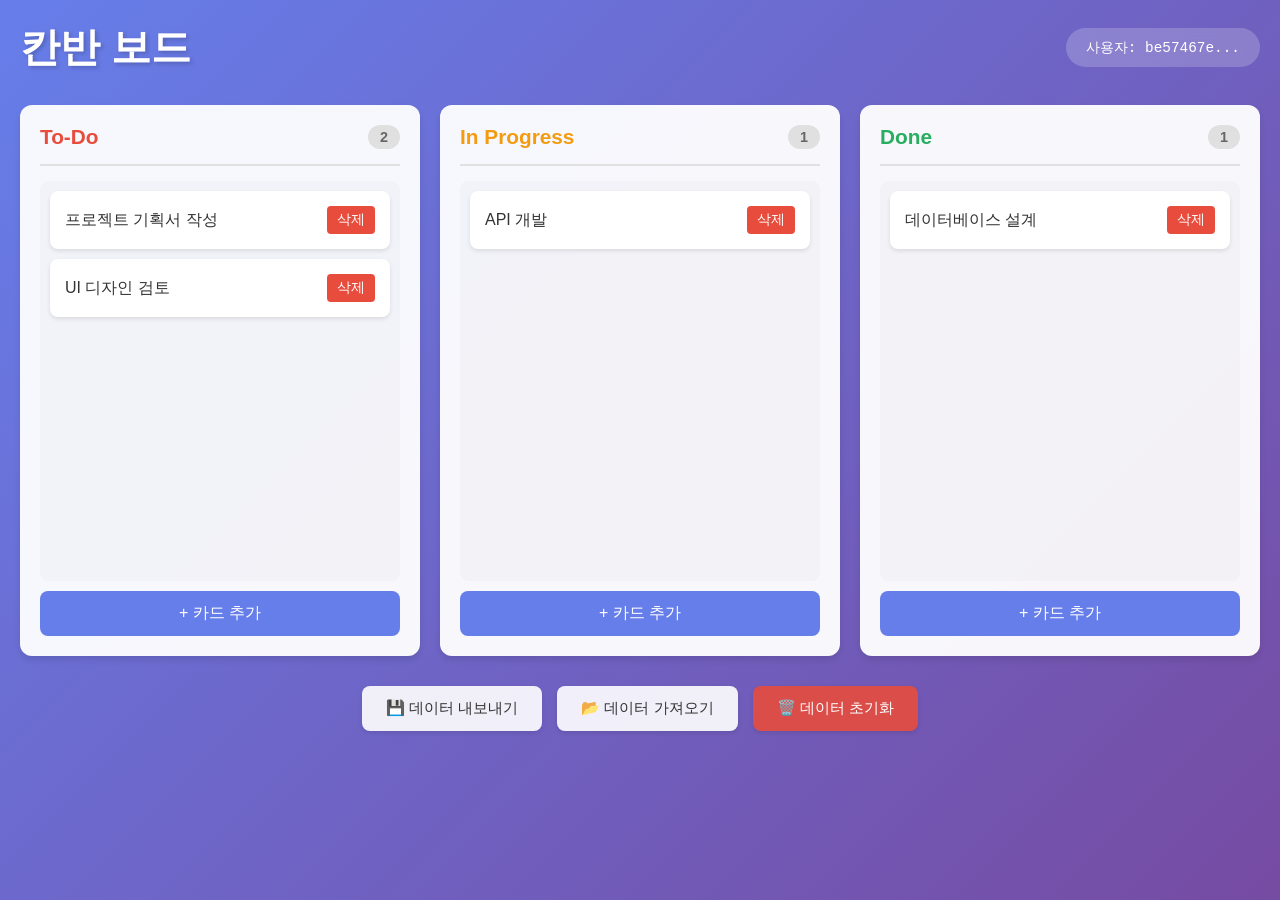
<file: kanban.html>
<!DOCTYPE html>
<html lang="ko">
<head>
    <meta charset="UTF-8">
    <meta name="viewport" content="width=device-width, initial-scale=1.0">
    <title>칸반 보드</title>
    <link rel="stylesheet" href="kanban.css">
</head>
<body>
    <div class="container">
        <div class="header">
            <h1>칸반 보드</h1>
            <div class="user-info">
                <span id="userIdDisplay">사용자: 로딩 중...</span>
            </div>
        </div>

        <div class="kanban-board">
            <div class="column" data-status="todo">
                <div class="column-header">
                    <h2>To-Do</h2>
                    <span class="count">0</span>
                </div>
                <div class="cards-container" id="todo"></div>
                <button class="add-card-btn" data-column="todo">+ 카드 추가</button>
            </div>

            <div class="column" data-status="in-progress">
                <div class="column-header">
                    <h2>In Progress</h2>
                    <span class="count">0</span>
                </div>
                <div class="cards-container" id="in-progress"></div>
                <button class="add-card-btn" data-column="in-progress">+ 카드 추가</button>
            </div>

            <div class="column" data-status="done">
                <div class="column-header">
                    <h2>Done</h2>
                    <span class="count">0</span>
                </div>
                <div class="cards-container" id="done"></div>
                <button class="add-card-btn" data-column="done">+ 카드 추가</button>
            </div>
        </div>

        <div class="footer">
            <button class="footer-btn" id="exportBtn">💾 데이터 내보내기</button>
            <button class="footer-btn" id="importBtn">📂 데이터 가져오기</button>
            <button class="footer-btn danger" id="clearBtn">🗑️ 데이터 초기화</button>
            <input type="file" id="importFile" accept=".json" style="display: none;">
        </div>
    </div>

    <div class="modal" id="cardModal">
        <div class="modal-content">
            <h2>새 카드 추가</h2>
            <input type="text" id="cardTitle" placeholder="카드 제목을 입력하세요" autofocus>
            <div class="modal-buttons">
                <button id="addCardBtn">추가</button>
                <button id="cancelBtn">취소</button>
            </div>
        </div>
    </div>

    <script src="kanban.js"></script>
</body>
</html>
</file>
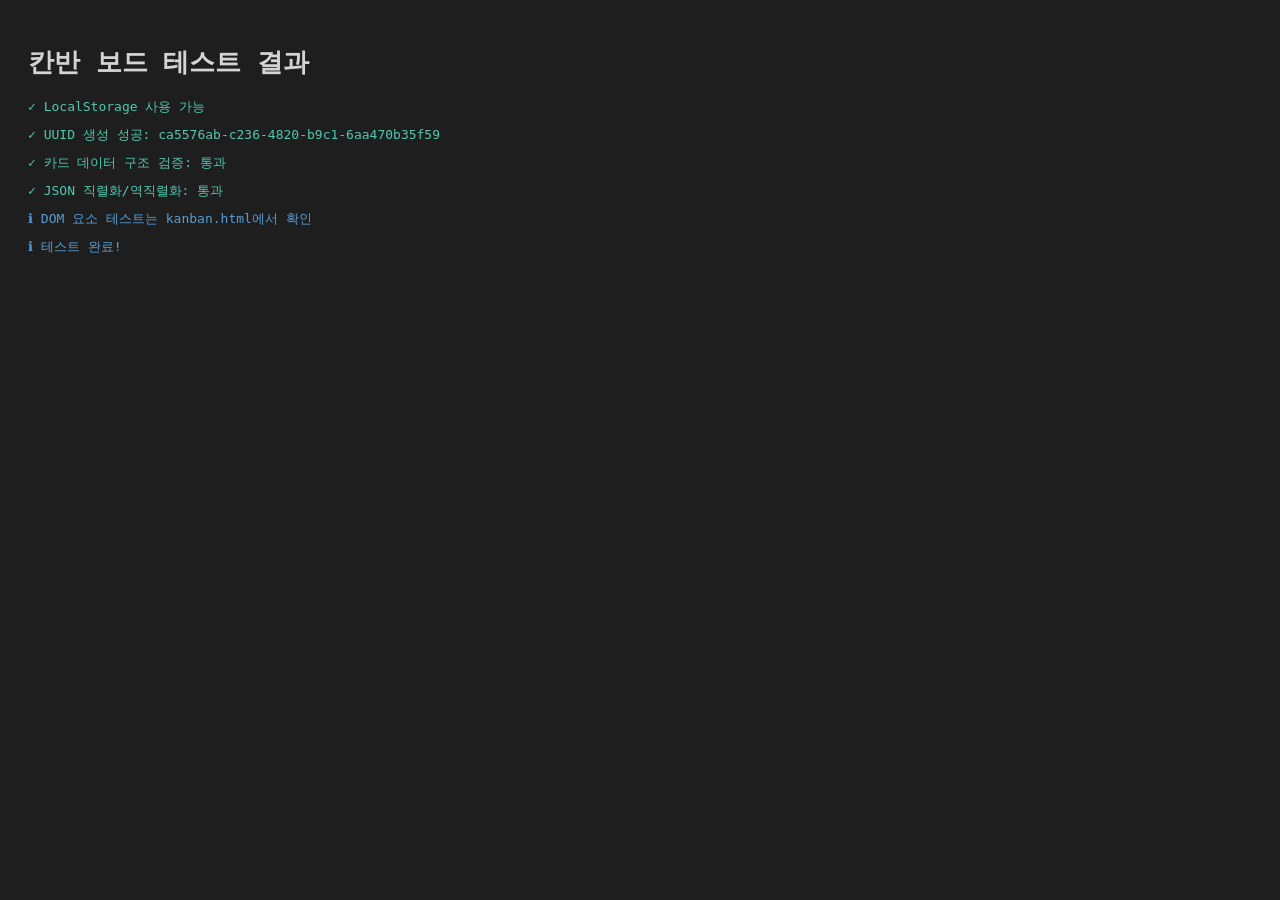
<file: test-kanban.html>
<!DOCTYPE html>
<html>
<head>
<title>Kanban Test Results</title>
<style>
body {
    font-family: monospace;
    padding: 20px;
    background: #1e1e1e;
    color: #d4d4d4;
}
.test { margin: 10px 0; }
.pass { color: #4ec9b0; }
.fail { color: #f44747; }
.info { color: #569cd6; }
</style>
</head>
<body>
<h1>칸반 보드 테스트 결과</h1>
<div id="results"></div>
<script>
const results = document.getElementById('results');

function log(msg, type = 'info') {
    const div = document.createElement('div');
    div.className = 'test ' + type;
    div.textContent = (type === 'pass' ? '✓ ' : type === 'fail' ? '✗ ' : 'ℹ ') + msg;
    results.appendChild(div);
}

// Test 1: LocalStorage 사용 가능
try {
    localStorage.setItem('test', 'test');
    localStorage.removeItem('test');
    log('LocalStorage 사용 가능', 'pass');
} catch(e) {
    log('LocalStorage 사용 불가: ' + e.message, 'fail');
}

// Test 2: UUID 생성 함수
function generateUUID() {
    return 'xxxxxxxx-xxxx-4xxx-yxxx-xxxxxxxxxxxx'.replace(/[xy]/g, function(c) {
        const r = Math.random() * 16 | 0;
        const v = c === 'x' ? r : (r & 0x3 | 0x8);
        return v.toString(16);
    });
}

const uuid = generateUUID();
if (/^[a-f0-9-]{36}$/.test(uuid)) {
    log('UUID 생성 성공: ' + uuid, 'pass');
} else {
    log('UUID 형식 오류', 'fail');
}

// Test 3: 카드 데이터 검증
const testCard = {
    id: Date.now(),
    title: '테스트 카드',
    status: 'todo',
    userId: 'test-user-123',
    boardId: 'default',
    createdAt: Date.now(),
    updatedAt: Date.now()
};

if (testCard.id && testCard.title && testCard.userId) {
    log('카드 데이터 구조 검증: 통과', 'pass');
} else {
    log('카드 데이터 구조 오류', 'fail');
}

// Test 4: JSON 직렬화/역직렬화
try {
    const json = JSON.stringify([testCard]);
    const parsed = JSON.parse(json);
    if (parsed[0].title === testCard.title) {
        log('JSON 직렬화/역직렬화: 통과', 'pass');
    } else {
        log('JSON 데이터 불일치', 'fail');
    }
} catch(e) {
    log('JSON 처리 오류: ' + e.message, 'fail');
}

// Test 5: DOM 요소 확인 (실제 페이지에서)
log('DOM 요소 테스트는 kanban.html에서 확인', 'info');

log('\n테스트 완료!', 'info');
</script>
</body>
</html>
</file>
<file: kanban.css>
* {
    margin: 0;
    padding: 0;
    box-sizing: border-box;
}

body {
    font-family: 'Segoe UI', Tahoma, Geneva, Verdana, sans-serif;
    background: linear-gradient(135deg, #667eea 0%, #764ba2 100%);
    min-height: 100vh;
    padding: 20px;
}

.container {
    max-width: 1400px;
    margin: 0 auto;
}

.header {
    display: flex;
    justify-content: space-between;
    align-items: center;
    margin-bottom: 30px;
    flex-wrap: wrap;
    gap: 20px;
}

h1 {
    color: white;
    font-size: 2.5rem;
    text-shadow: 2px 2px 4px rgba(0, 0, 0, 0.2);
    margin: 0;
}

.user-info {
    background: rgba(255, 255, 255, 0.2);
    padding: 10px 20px;
    border-radius: 20px;
    color: white;
    font-size: 0.9rem;
    backdrop-filter: blur(10px);
}

#userIdDisplay {
    font-family: 'Courier New', monospace;
}

.kanban-board {
    display: grid;
    grid-template-columns: repeat(3, 1fr);
    gap: 20px;
    margin-bottom: 20px;
}

.column {
    background: rgba(255, 255, 255, 0.95);
    border-radius: 12px;
    padding: 20px;
    box-shadow: 0 4px 6px rgba(0, 0, 0, 0.1);
    display: flex;
    flex-direction: column;
}

.column-header {
    display: flex;
    justify-content: space-between;
    align-items: center;
    margin-bottom: 15px;
    padding-bottom: 15px;
    border-bottom: 2px solid #e0e0e0;
}

.column-header h2 {
    font-size: 1.3rem;
    color: #333;
}

.column[data-status="todo"] .column-header h2 {
    color: #e74c3c;
}

.column[data-status="in-progress"] .column-header h2 {
    color: #f39c12;
}

.column[data-status="done"] .column-header h2 {
    color: #27ae60;
}

.count {
    background: #e0e0e0;
    color: #666;
    padding: 4px 12px;
    border-radius: 12px;
    font-size: 0.9rem;
    font-weight: bold;
}

.cards-container {
    flex: 1;
    min-height: 400px;
    border-radius: 8px;
    padding: 10px;
    background: rgba(0, 0, 0, 0.02);
}

.cards-container.drag-over {
    background: rgba(102, 126, 234, 0.1);
    border: 2px dashed #667eea;
}

.card {
    background: white;
    padding: 15px;
    margin-bottom: 10px;
    border-radius: 8px;
    box-shadow: 0 2px 4px rgba(0, 0, 0, 0.1);
    cursor: move;
    transition: all 0.3s ease;
    position: relative;
}

.card:hover {
    box-shadow: 0 4px 8px rgba(0, 0, 0, 0.15);
    transform: translateY(-2px);
}

.card.dragging {
    opacity: 0.5;
    transform: rotate(5deg);
}

.card-content {
    display: flex;
    justify-content: space-between;
    align-items: center;
}

.card-title {
    flex: 1;
    color: #333;
    font-size: 1rem;
}

.delete-btn {
    background: #e74c3c;
    color: white;
    border: none;
    padding: 5px 10px;
    border-radius: 4px;
    cursor: pointer;
    font-size: 0.85rem;
    transition: background 0.3s ease;
}

.delete-btn:hover {
    background: #c0392b;
}

.add-card-btn {
    background: #667eea;
    color: white;
    border: none;
    padding: 12px;
    border-radius: 8px;
    cursor: pointer;
    font-size: 1rem;
    margin-top: 10px;
    transition: background 0.3s ease;
}

.add-card-btn:hover {
    background: #5568d3;
}

.modal {
    display: none;
    position: fixed;
    top: 0;
    left: 0;
    width: 100%;
    height: 100%;
    background: rgba(0, 0, 0, 0.5);
    justify-content: center;
    align-items: center;
    z-index: 1000;
}

.modal.active {
    display: flex;
}

.modal-content {
    background: white;
    padding: 30px;
    border-radius: 12px;
    box-shadow: 0 8px 16px rgba(0, 0, 0, 0.2);
    min-width: 400px;
}

.modal-content h2 {
    margin-bottom: 20px;
    color: #333;
}

.modal-content input {
    width: 100%;
    padding: 12px;
    border: 2px solid #e0e0e0;
    border-radius: 8px;
    font-size: 1rem;
    margin-bottom: 20px;
}

.modal-content input:focus {
    outline: none;
    border-color: #667eea;
}

.modal-buttons {
    display: flex;
    gap: 10px;
}

.modal-buttons button {
    flex: 1;
    padding: 12px;
    border: none;
    border-radius: 8px;
    font-size: 1rem;
    cursor: pointer;
    transition: all 0.3s ease;
}

#addCardBtn {
    background: #667eea;
    color: white;
}

#addCardBtn:hover {
    background: #5568d3;
}

#cancelBtn {
    background: #e0e0e0;
    color: #333;
}

#cancelBtn:hover {
    background: #d0d0d0;
}

.footer {
    display: flex;
    justify-content: center;
    gap: 15px;
    margin-top: 30px;
    flex-wrap: wrap;
}

.footer-btn {
    background: rgba(255, 255, 255, 0.9);
    color: #333;
    border: none;
    padding: 12px 24px;
    border-radius: 8px;
    font-size: 0.95rem;
    cursor: pointer;
    transition: all 0.3s ease;
    box-shadow: 0 2px 4px rgba(0, 0, 0, 0.1);
}

.footer-btn:hover {
    background: white;
    transform: translateY(-2px);
    box-shadow: 0 4px 8px rgba(0, 0, 0, 0.15);
}

.footer-btn.danger {
    background: rgba(231, 76, 60, 0.9);
    color: white;
}

.footer-btn.danger:hover {
    background: #e74c3c;
}

@media (max-width: 1024px) {
    .kanban-board {
        grid-template-columns: 1fr;
    }

    .cards-container {
        min-height: 200px;
    }

    .header {
        flex-direction: column;
        text-align: center;
    }

    .footer {
        flex-direction: column;
    }

    .footer-btn {
        width: 100%;
    }
}
</file>
